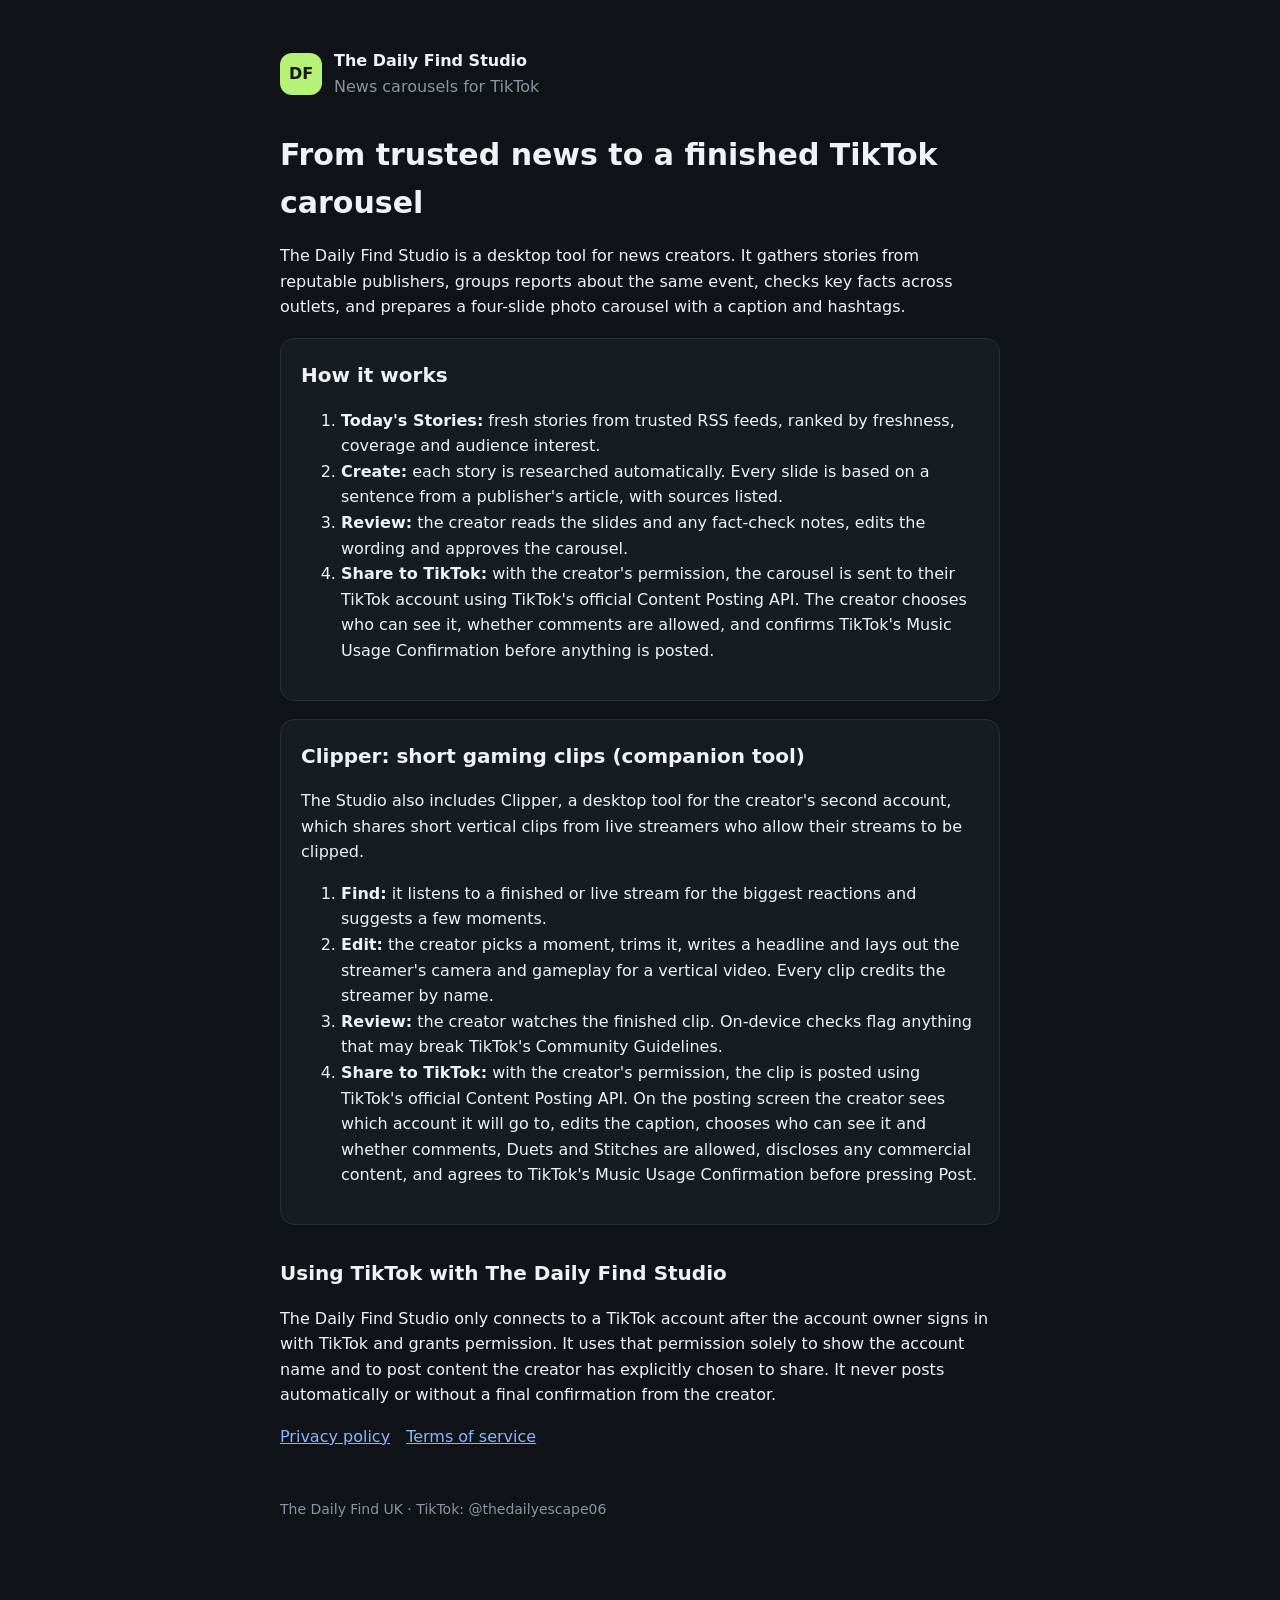
<file: index.html>
<!doctype html>
<html lang="en-GB">
<head>
<meta charset="utf-8">
<meta name="viewport" content="width=device-width, initial-scale=1">
<title>The Daily Find Studio</title>
<meta name="description" content="The Daily Find Studio turns trusted news reports into fact-checked TikTok photo carousels.">
<link rel="stylesheet" href="style.css">
</head>
<body>
<main>
<header><div class="mark">DF</div><div><strong>The Daily Find Studio</strong><div class="muted">News carousels for TikTok</div></div></header>
<h1>From trusted news to a finished TikTok carousel</h1>
<p>The Daily Find Studio is a desktop tool for news creators. It gathers stories from reputable publishers, groups reports about the same event, checks key facts across outlets, and prepares a four-slide photo carousel with a caption and hashtags.</p>
<div class="card">
<h2 style="margin-top:0">How it works</h2>
<ol>
<li><b>Today's Stories:</b> fresh stories from trusted RSS feeds, ranked by freshness, coverage and audience interest.</li>
<li><b>Create:</b> each story is researched automatically. Every slide is based on a sentence from a publisher's article, with sources listed.</li>
<li><b>Review:</b> the creator reads the slides and any fact-check notes, edits the wording and approves the carousel.</li>
<li><b>Share to TikTok:</b> with the creator's permission, the carousel is sent to their TikTok account using TikTok's official Content Posting API. The creator chooses who can see it, whether comments are allowed, and confirms TikTok's Music Usage Confirmation before anything is posted.</li>
</ol>
</div>
<div class="card">
<h2 style="margin-top:0">Clipper: short gaming clips (companion tool)</h2>
<p>The Studio also includes Clipper, a desktop tool for the creator's second account, which shares short vertical clips from live streamers who allow their streams to be clipped.</p>
<ol>
<li><b>Find:</b> it listens to a finished or live stream for the biggest reactions and suggests a few moments.</li>
<li><b>Edit:</b> the creator picks a moment, trims it, writes a headline and lays out the streamer's camera and gameplay for a vertical video. Every clip credits the streamer by name.</li>
<li><b>Review:</b> the creator watches the finished clip. On-device checks flag anything that may break TikTok's Community Guidelines.</li>
<li><b>Share to TikTok:</b> with the creator's permission, the clip is posted using TikTok's official Content Posting API. On the posting screen the creator sees which account it will go to, edits the caption, chooses who can see it and whether comments, Duets and Stitches are allowed, discloses any commercial content, and agrees to TikTok's Music Usage Confirmation before pressing Post.</li>
</ol>
</div>
<h2>Using TikTok with The Daily Find Studio</h2>
<p>The Daily Find Studio only connects to a TikTok account after the account owner signs in with TikTok and grants permission. It uses that permission solely to show the account name and to post content the creator has explicitly chosen to share. It never posts automatically or without a final confirmation from the creator.</p>
<nav><a href="privacy.html">Privacy policy</a><a href="terms.html">Terms of service</a></nav>
<footer>The Daily Find UK · TikTok: @thedailyescape06</footer>
</main>
</body>
</html>
</file>
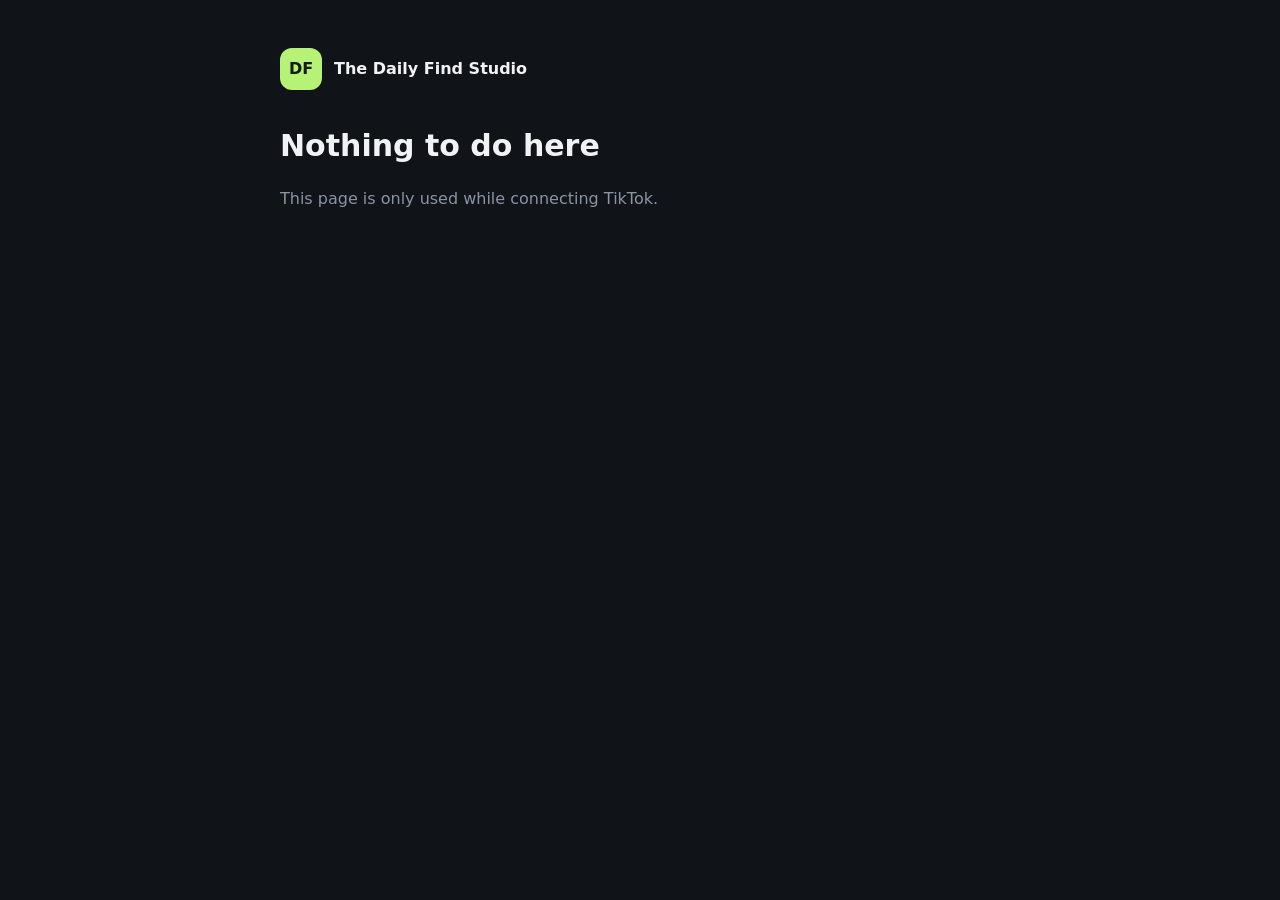
<file: callback/index.html>
<!doctype html>
<html lang="en-GB">
<head>
<meta charset="utf-8">
<meta name="viewport" content="width=device-width, initial-scale=1">
<title>Connecting TikTok – The Daily Find Studio</title>
<link rel="stylesheet" href="../style.css">
</head>
<body>
<main>
<header><div class="mark">DF</div><div><strong>The Daily Find Studio</strong></div></header>
<h1 id="msg">Finishing TikTok sign-in…</h1>
<p class="muted" id="detail">You'll be returned to The Daily Find Studio on your computer.</p>
<script>
  // TikTok requires an https return address. This page only passes the one-time sign-in code
  // straight back to the app running on this computer; nothing is stored or sent anywhere else.
  (function () {
    var q = new URLSearchParams(location.search);
    var code = q.get('code'), state = q.get('state'), err = q.get('error');
    if (err) { document.getElementById('msg').textContent = 'TikTok sign-in was cancelled'; document.getElementById('detail').textContent = q.get('error_description') || err; return; }
    if (!code || !state) { document.getElementById('msg').textContent = 'Nothing to do here'; document.getElementById('detail').textContent = 'This page is only used while connecting TikTok.'; return; }
    location.replace('http://127.0.0.1:4180/tiktok/callback?code=' + encodeURIComponent(code) + '&state=' + encodeURIComponent(state));
  })();
</script>
</main>
</body>
</html>
</file>
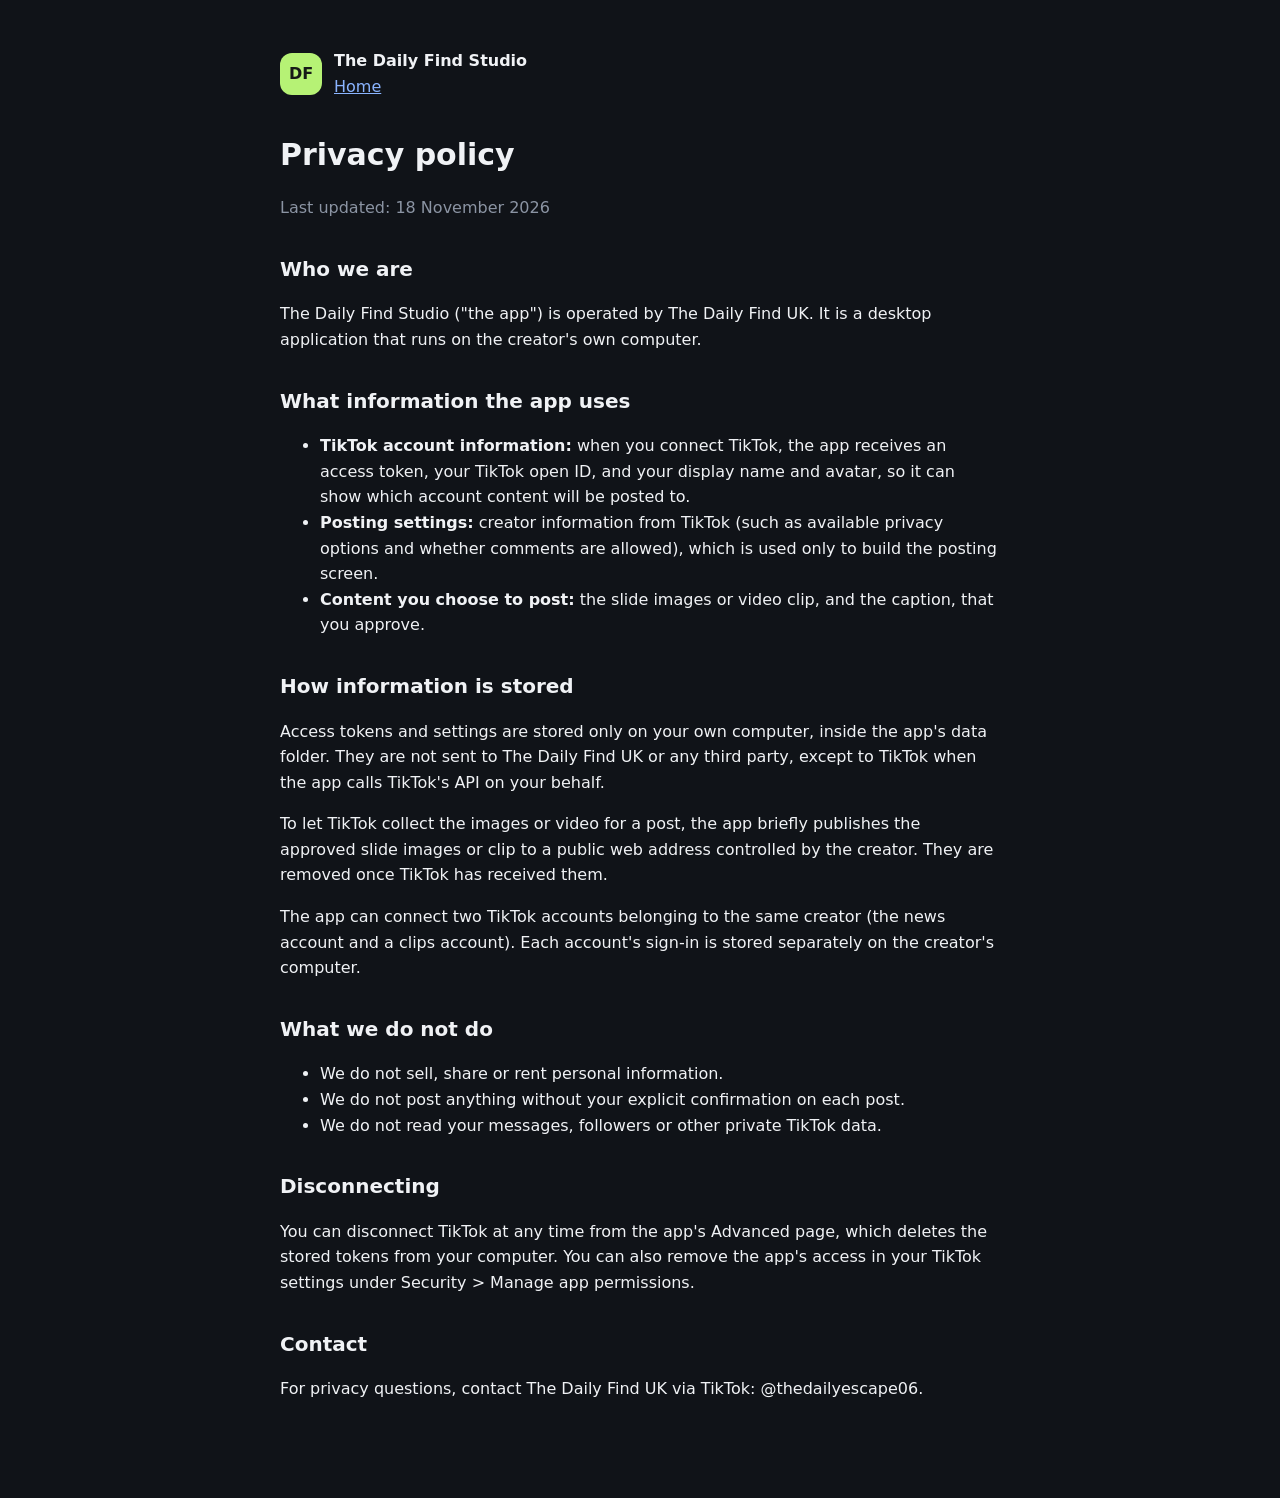
<file: privacy.html>
<!doctype html>
<html lang="en-GB">
<head>
<meta charset="utf-8">
<meta name="viewport" content="width=device-width, initial-scale=1">
<title>Privacy Policy – The Daily Find Studio</title>
<link rel="stylesheet" href="style.css">
</head>
<body>
<main>
<header><div class="mark">DF</div><div><strong>The Daily Find Studio</strong><div class="muted"><a href="index.html">Home</a></div></div></header>
<h1>Privacy policy</h1>
<p class="muted">Last updated: 18 November 2026</p>

<h2>Who we are</h2>
<p>The Daily Find Studio ("the app") is operated by The Daily Find UK. It is a desktop application that runs on the creator's own computer.</p>

<h2>What information the app uses</h2>
<ul>
<li><b>TikTok account information:</b> when you connect TikTok, the app receives an access token, your TikTok open ID, and your display name and avatar, so it can show which account content will be posted to.</li>
<li><b>Posting settings:</b> creator information from TikTok (such as available privacy options and whether comments are allowed), which is used only to build the posting screen.</li>
<li><b>Content you choose to post:</b> the slide images or video clip, and the caption, that you approve.</li>
</ul>

<h2>How information is stored</h2>
<p>Access tokens and settings are stored only on your own computer, inside the app's data folder. They are not sent to The Daily Find UK or any third party, except to TikTok when the app calls TikTok's API on your behalf.</p>
<p>To let TikTok collect the images or video for a post, the app briefly publishes the approved slide images or clip to a public web address controlled by the creator. They are removed once TikTok has received them.</p>
<p>The app can connect two TikTok accounts belonging to the same creator (the news account and a clips account). Each account's sign-in is stored separately on the creator's computer.</p>

<h2>What we do not do</h2>
<ul>
<li>We do not sell, share or rent personal information.</li>
<li>We do not post anything without your explicit confirmation on each post.</li>
<li>We do not read your messages, followers or other private TikTok data.</li>
</ul>

<h2>Disconnecting</h2>
<p>You can disconnect TikTok at any time from the app's Advanced page, which deletes the stored tokens from your computer. You can also remove the app's access in your TikTok settings under Security &gt; Manage app permissions.</p>

<h2>Contact</h2>
<p>For privacy questions, contact The Daily Find UK via TikTok: @thedailyescape06.</p>
</main>
</body>
</html>
</file>
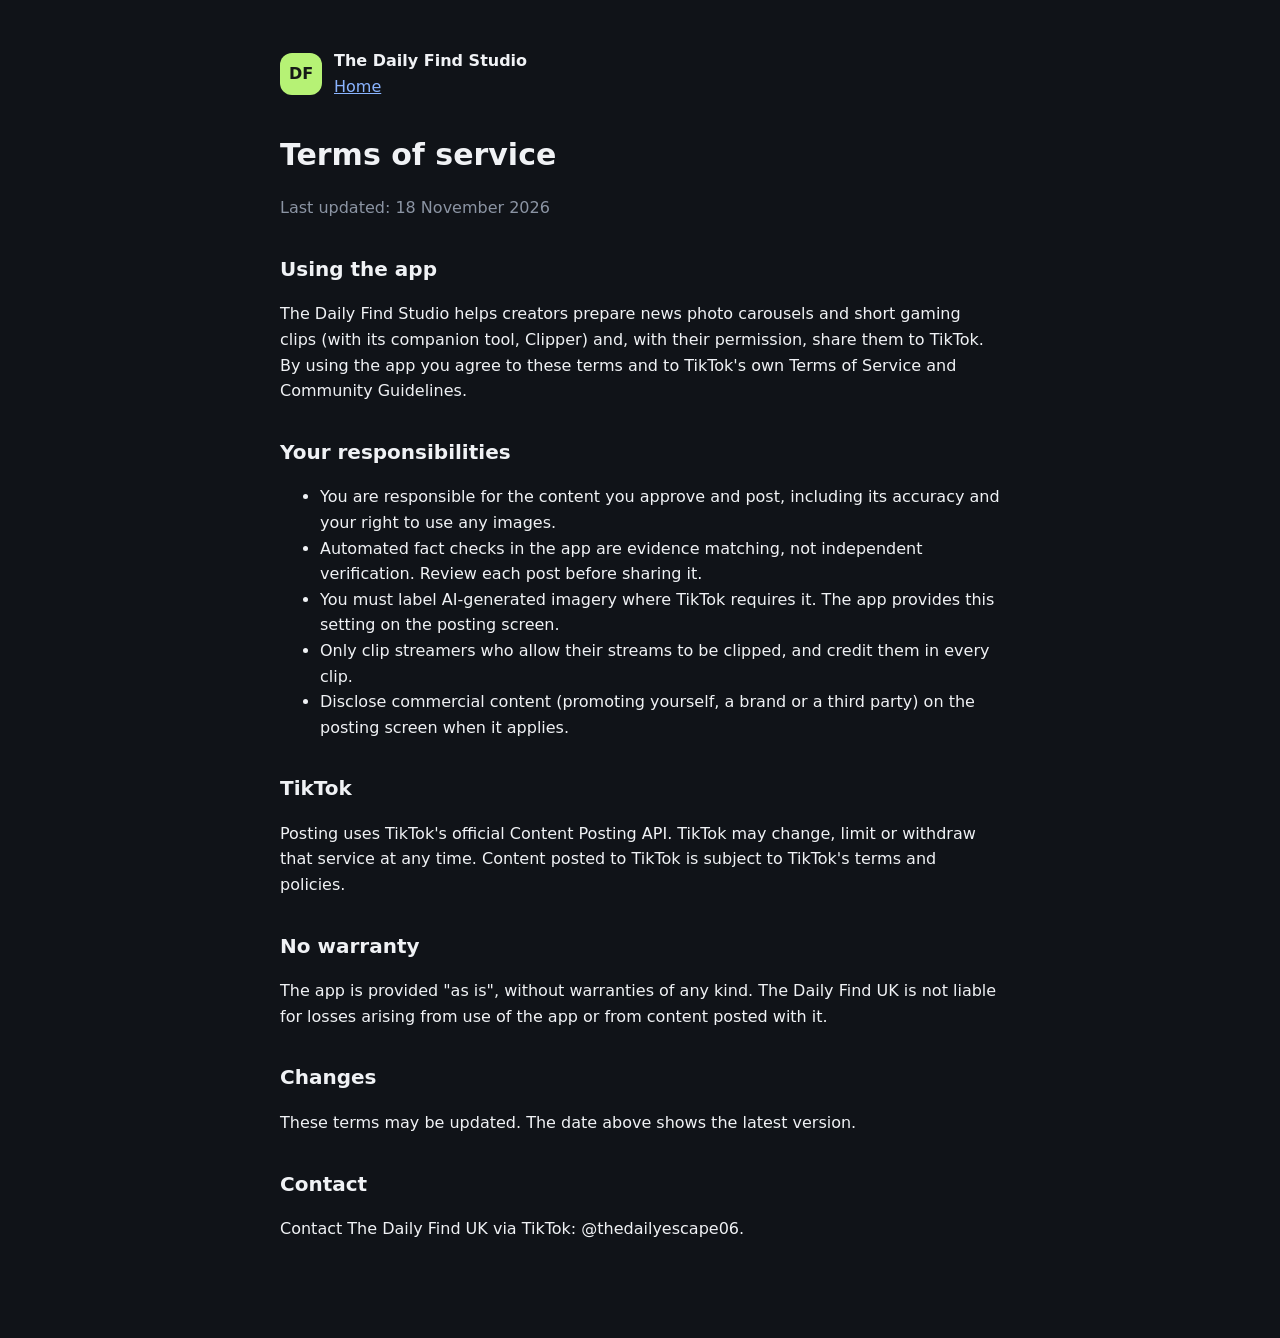
<file: terms.html>
<!doctype html>
<html lang="en-GB">
<head>
<meta charset="utf-8">
<meta name="viewport" content="width=device-width, initial-scale=1">
<title>Terms of Service – The Daily Find Studio</title>
<link rel="stylesheet" href="style.css">
</head>
<body>
<main>
<header><div class="mark">DF</div><div><strong>The Daily Find Studio</strong><div class="muted"><a href="index.html">Home</a></div></div></header>
<h1>Terms of service</h1>
<p class="muted">Last updated: 18 November 2026</p>

<h2>Using the app</h2>
<p>The Daily Find Studio helps creators prepare news photo carousels and short gaming clips (with its companion tool, Clipper) and, with their permission, share them to TikTok. By using the app you agree to these terms and to TikTok's own Terms of Service and Community Guidelines.</p>

<h2>Your responsibilities</h2>
<ul>
<li>You are responsible for the content you approve and post, including its accuracy and your right to use any images.</li>
<li>Automated fact checks in the app are evidence matching, not independent verification. Review each post before sharing it.</li>
<li>You must label AI-generated imagery where TikTok requires it. The app provides this setting on the posting screen.</li>
<li>Only clip streamers who allow their streams to be clipped, and credit them in every clip.</li>
<li>Disclose commercial content (promoting yourself, a brand or a third party) on the posting screen when it applies.</li>
</ul>

<h2>TikTok</h2>
<p>Posting uses TikTok's official Content Posting API. TikTok may change, limit or withdraw that service at any time. Content posted to TikTok is subject to TikTok's terms and policies.</p>

<h2>No warranty</h2>
<p>The app is provided "as is", without warranties of any kind. The Daily Find UK is not liable for losses arising from use of the app or from content posted with it.</p>

<h2>Changes</h2>
<p>These terms may be updated. The date above shows the latest version.</p>

<h2>Contact</h2>
<p>Contact The Daily Find UK via TikTok: @thedailyescape06.</p>
</main>
</body>
</html>
</file>
<file: style.css>
:root{--bg:#101318;--panel:#171b22;--line:#292f39;--text:#f0f2f5;--muted:#8b94a3;--mint:#b6f275}
*{box-sizing:border-box}
body{margin:0;background:var(--bg);color:var(--text);font:16px/1.6 'Segoe UI',system-ui,-apple-system,sans-serif}
main{max-width:760px;margin:0 auto;padding:48px 20px 80px}
header{display:flex;align-items:center;gap:12px;margin-bottom:32px}
.mark{width:42px;height:42px;border-radius:12px;background:var(--mint);color:#161a17;display:grid;place-items:center;font-weight:800}
h1{font-size:30px;margin:0 0 8px}h2{font-size:20px;margin-top:32px}
a{color:#8ab4ff}.muted{color:var(--muted)}
.card{background:var(--panel);border:1px solid var(--line);border-radius:14px;padding:20px;margin:18px 0}
nav a{margin-right:16px}
footer{margin-top:48px;color:var(--muted);font-size:14px}
</file>
